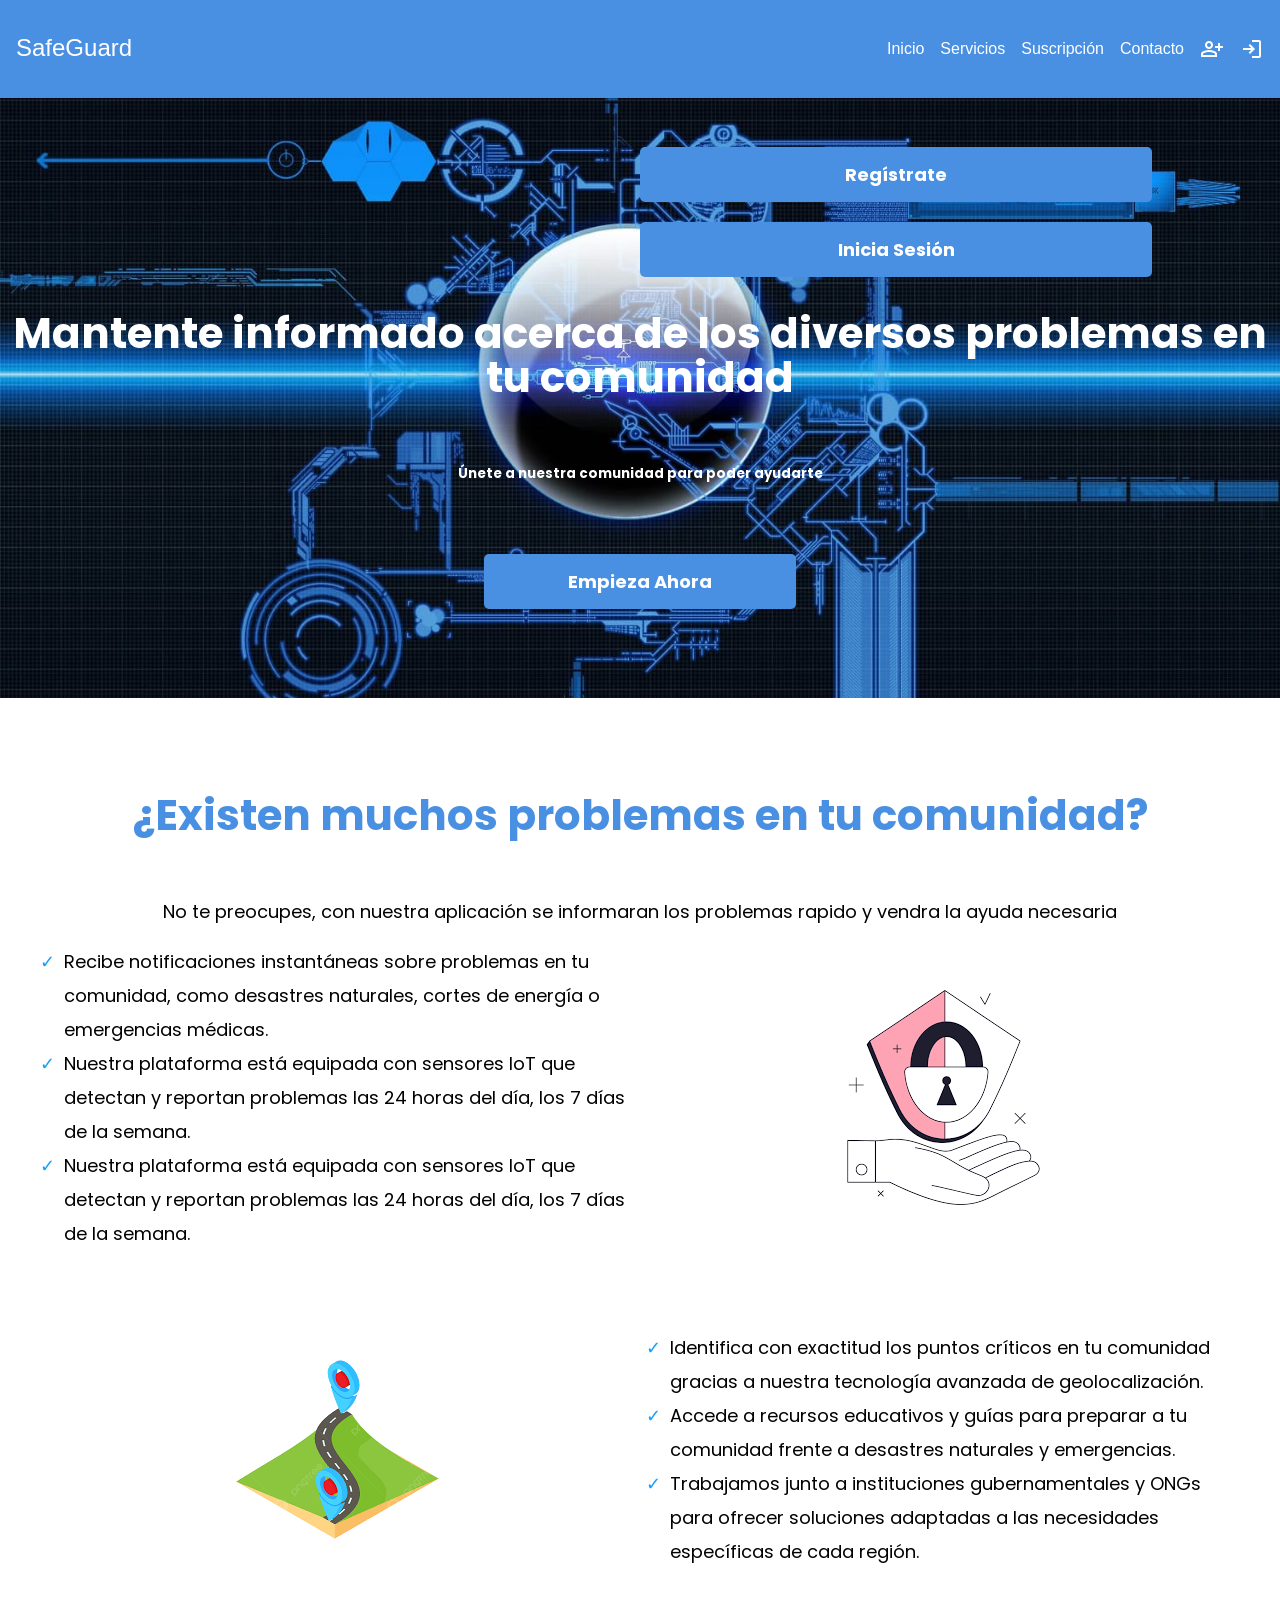
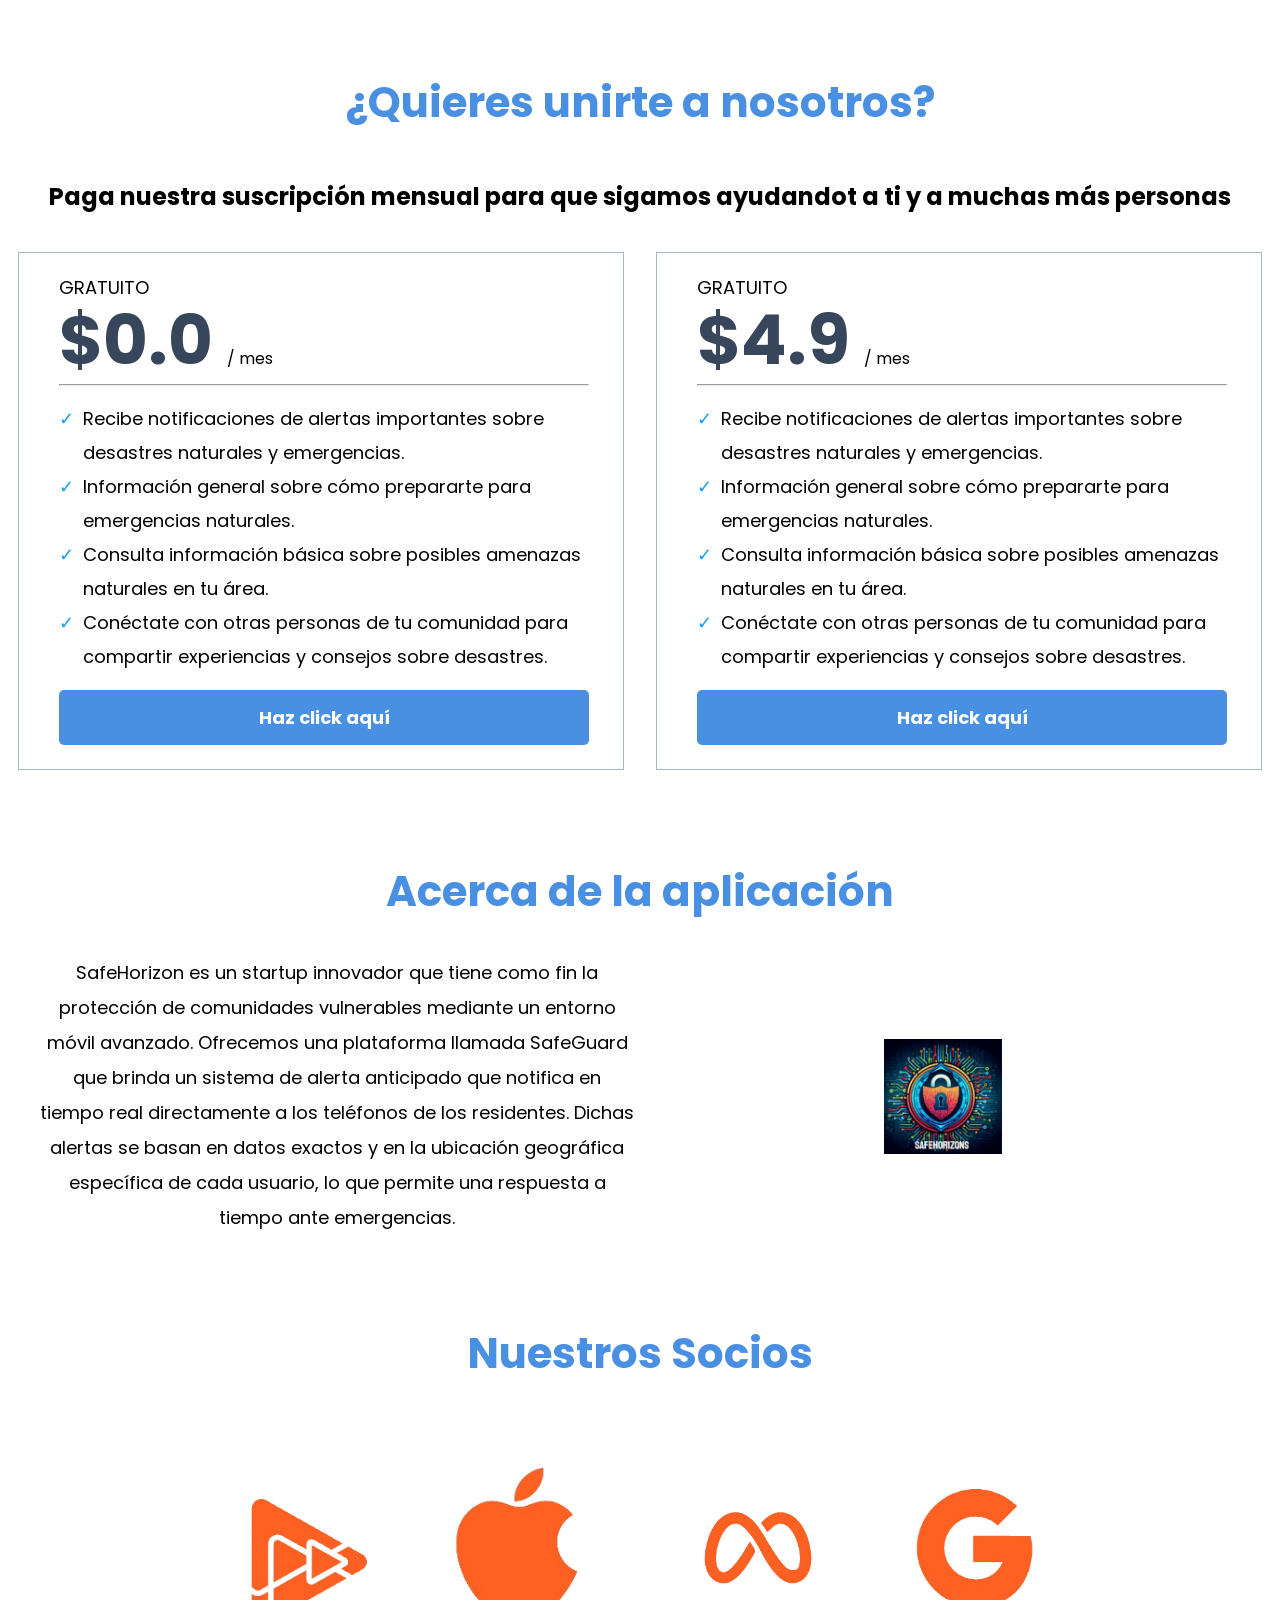
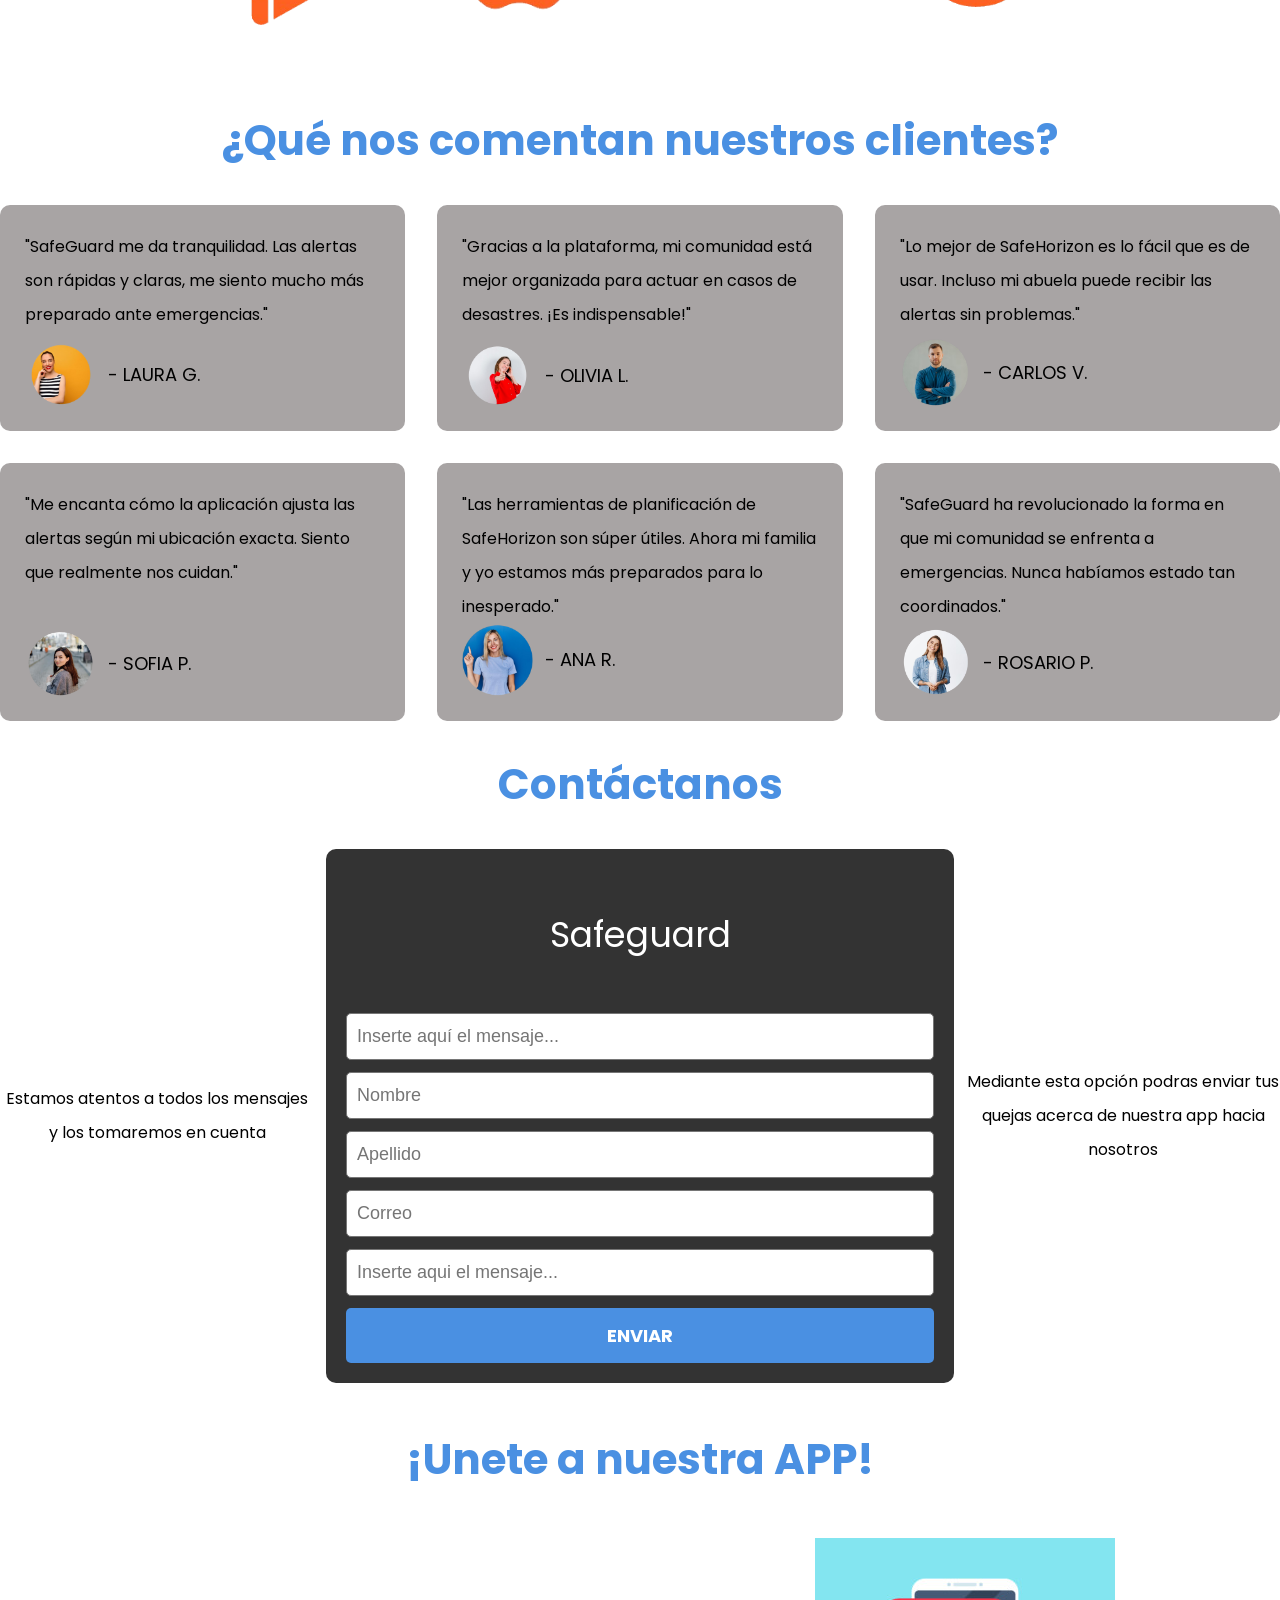
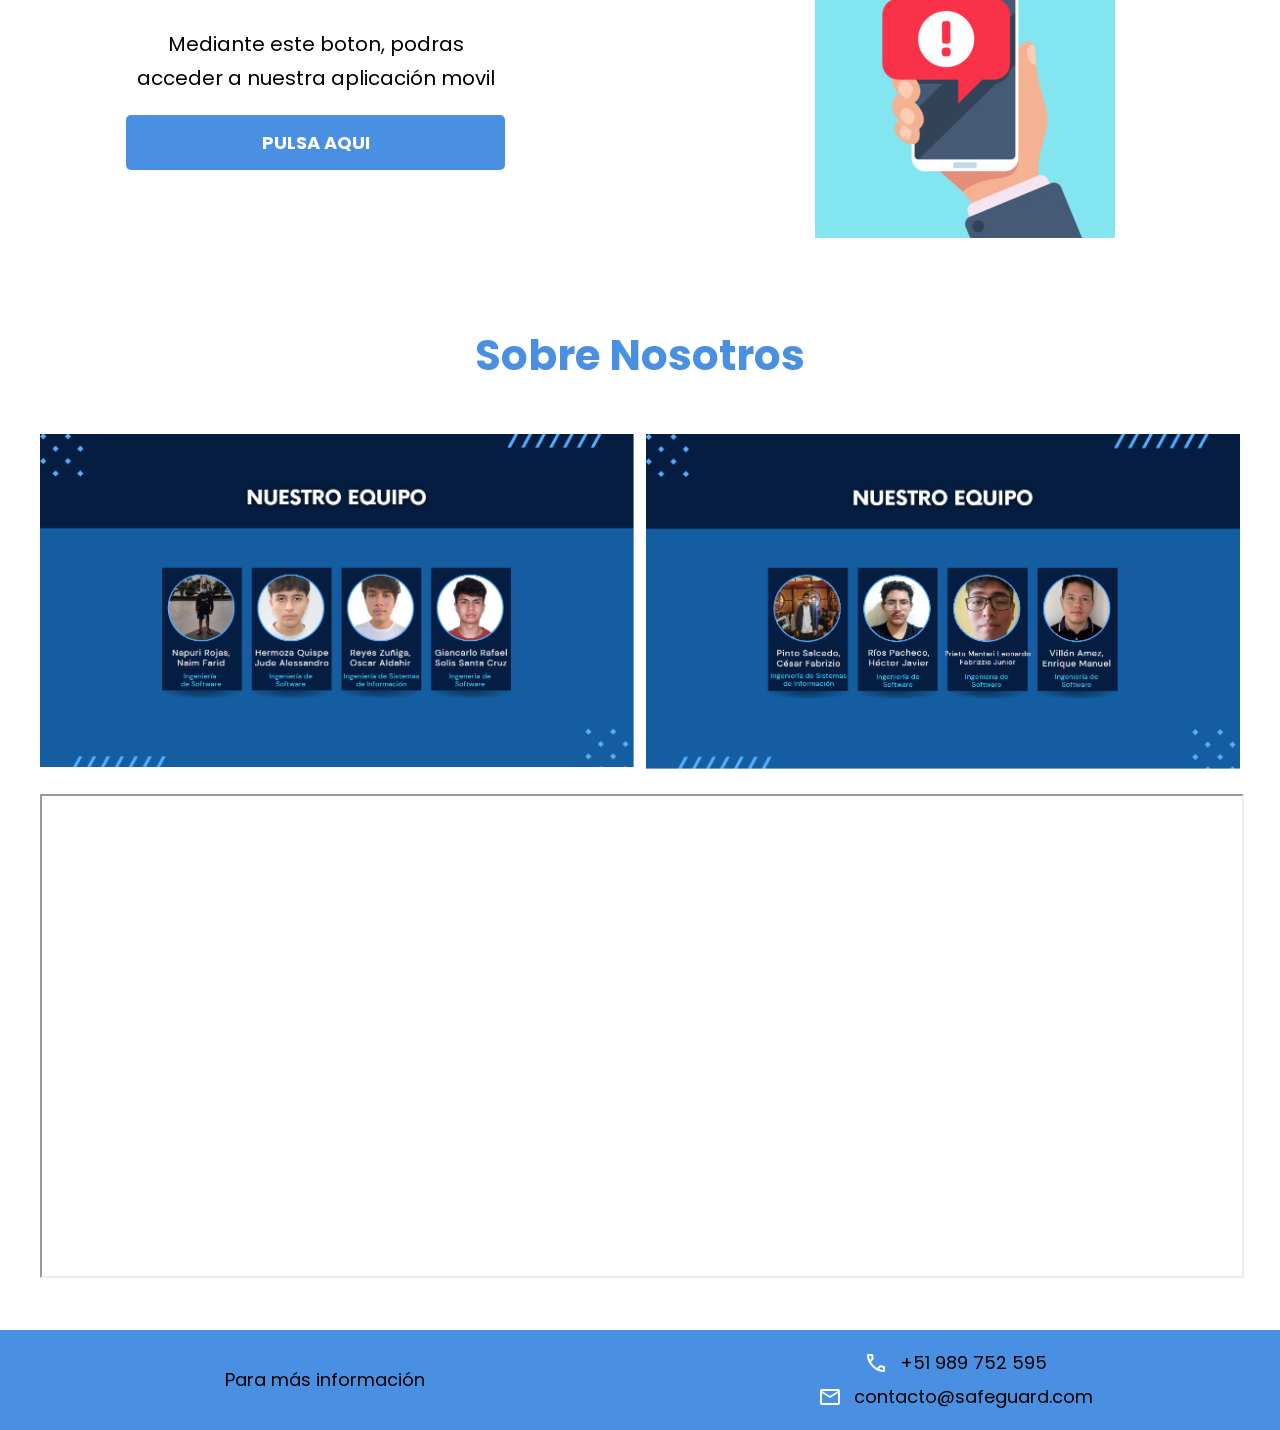
<file: index.html>
<!DOCTYPE html>
<html lang="en">
  <head>
    <meta charset="UTF-8" />
    <meta name="viewport" content="width=device-width, initial-scale=1.0" />
    <title>Safe Guard</title>
    <link rel="stylesheet" href="./css/styles.css" />
    <link rel="preconnect" href="https://fonts.googleapis.com" />
    <link rel="preconnect" href="https://fonts.gstatic.com" crossorigin />
    <link
      rel="stylesheet"
      href="https://fonts.googleapis.com/css2?family=Material+Symbols+Outlined:opsz,wght,FILL,GRAD@24,400,0,0&family=Material+Icons"
    />
    <link
      href="https://fonts.googleapis.com/css2?family=Poppins&display=swap"
      rel="stylesheet"
    />
  </head>
  <body id="content">
    <header>
      <nav class="flex justify-between align-center app-bar">
        <div class="logo">
          <a href="#">SafeGuard</a>
        </div>
        <ul class="nav-links">
          <li>
            <a href="#start">Inicio</a>
          </li>
          <li><a href="#services">Servicios</a></li>
          <li><a href="#suscription">Suscripción</a></li>
          <li>
            <a href="#contact"> Contacto</a>
          </li>
          <span class="material-symbols-outlined"> person_add </span>
          <span class="material-symbols-outlined"> login </span>
        </ul>
        <div class="nav-mobile">
          <span class="material-symbols-outlined"> menu </span>
        </div>
      </nav>
    </header>
    <main>
      <section class="banner" id="start">
        <div class="container-buttons">
            <button class="button-primary" onclick="loadPage('./register.html')" >Regístrate</button>
            <button class="button-primary"  onclick="loadPage('./login.html')">Inicia Sesión</button>
        </div>
        <h1 class="title" style="color: white">
          Mantente informado acerca de los diversos problemas en tu comunidad
        </h1>
        <h5 style="color: white">
          Únete a nuestra comunidad para poder ayudarte
        </h5>
        <div class="p-xxl">
          <button class="button-primary">Empieza Ahora</button>
        </div>
      </section>
      <section class="p-xxl">
        <h4 class="title">¿Existen muchos problemas en tu comunidad?</h4>
        <div class="text-center f-20">
          <span>
            No te preocupes, con nuestra aplicación se informaran los problemas
            rapido y vendra la ayuda necesaria</span
          >
        </div>
        <div class="grid-fr-auto align-center mb-xxl">
          <div>
            <ul>
              <li class="benefits">
                Recibe notificaciones instantáneas sobre problemas en tu
                comunidad, como desastres naturales, cortes de energía o
                emergencias médicas.
              </li>
              <li class="benefits">
                Nuestra plataforma está equipada con sensores IoT que detectan y
                reportan problemas las 24 horas del día, los 7 días de la
                semana.
              </li>
              <li class="benefits">
                Nuestra plataforma está equipada con sensores IoT que detectan y
                reportan problemas las 24 horas del día, los 7 días de la
                semana.
              </li>
            </ul>
          </div>
          <img src="assets/images/test-1.png"  class="m-auto" alt="" />
        </div>
        <div class="grid-fr-auto align-center">
          <img src="assets/images/test-2.png" class="m-auto" alt="" />
          <div>
            <ul>
              <li class="benefits">
                Identifica con exactitud los puntos críticos en tu comunidad
                gracias a nuestra tecnología avanzada de geolocalización.
              </li>
              <li class="benefits">
                Accede a recursos educativos y guías para preparar a tu
                comunidad frente a desastres naturales y emergencias.
              </li>
              <li class="benefits">
                Trabajamos junto a instituciones gubernamentales y ONGs para
                ofrecer soluciones adaptadas a las necesidades específicas de
                cada región.
              </li>
            </ul>
          </div>
        </div>
      </section>
      <section class="suscription__section" id="suscription">
        <h4 class="title">¿Quieres unirte a nosotros?</h4>
        <h2 class="text-center">
          Paga nuestra suscripción mensual para que sigamos ayudandot a ti y a
          muchas más personas
        </h5>
        <div class="container-suscriptions">
          <div class="card">
            <span>GRATUITO</span>
            <div>
              <span class="title-promotion"> <strong>$0.0 </strong> </span>/ mes
            </div>
            <hr />
            <div>
              <ul>
                <li class="benefits">
                  Recibe notificaciones de alertas importantes sobre desastres
                  naturales y emergencias.
                </li>
                <li class="benefits">
                  Información general sobre cómo prepararte para emergencias
                  naturales.
                </li>
                <li class="benefits">
                  Consulta información básica sobre posibles amenazas naturales
                  en tu área.
                </li>
                <li class="benefits">
                  Conéctate con otras personas de tu comunidad para compartir
                  experiencias y consejos sobre desastres.
                </li>
              </ul>
              <button class="button-primary">Haz click aquí</button>
            </div>
          </div>
          <div class="card">
            <span>GRATUITO</span>
            <div>
              <span class="title-promotion"> <strong>$4.9 </strong> </span>/ mes
            </div>
            <hr />
            <div>
              <ul>
                <li class="benefits">
                  Recibe notificaciones de alertas importantes sobre desastres
                  naturales y emergencias.
                </li>
                <li class="benefits">
                  Información general sobre cómo prepararte para emergencias
                  naturales.
                </li>
                <li class="benefits">
                  Consulta información básica sobre posibles amenazas naturales
                  en tu área.
                </li>
                <li class="benefits">
                  Conéctate con otras personas de tu comunidad para compartir
                  experiencias y consejos sobre desastres.
                </li>
              </ul>
              <button class="button-primary">Haz click aquí</button>
            </div>
          </div>
        </div>
      </section>
      <section class="p-xxl">
        <h3 class="title">Acerca de la aplicación</h3>
        <div class="grid-fr-auto align-center">
          <div class="text-center">
            <span>
              SafeHorizon es un startup innovador que tiene como fin la
              protección de comunidades vulnerables mediante un entorno móvil
              avanzado. Ofrecemos una plataforma llamada SafeGuard que brinda un
              sistema de alerta anticipado que notifica en tiempo real
              directamente a los teléfonos de los residentes. Dichas alertas se
              basan en datos exactos y en la ubicación geográfica específica de
              cada usuario, lo que permite una respuesta a tiempo ante
              emergencias.
            </span>
          </div>
            <img src="assets/images/safeguard.png" alt="safehorizons" style="width: 20%;"  class="m-auto" />
        </div>
      </section>
      <section class="our-bussiness__section">
        <h4 class="title">Nuestros Socios</h4>
        <div class="flex our-business__container">
          <img src="assets/images/icon1.png" style="width: 25%" alt="" />
          <img src="assets/images/icon2.png" style="width: 25%" alt="" />
          <img src="assets/images/icon3.png" style="width: 25%" alt="" />
          <img src="assets/images/icon4.png" style="width: 25%" alt="" />
        </div>
      </section>
      <section class="testimonials__section">
        <h3 class="title">¿Qué nos comentan nuestros clientes?</h3>
        <div id="testimonials" class="testimonials-container">
          <div class="card-testimonial gap-md">
            <div>
              "SafeGuard me da tranquilidad. Las alertas son rápidas y claras,
              me siento mucho más preparado ante emergencias."
            </div>
            <div class="flex align-center gap-md">
              <img src="assets/images/test1.png" style="width: 20%" alt="" />
              <span> - LAURA G. </span>
            </div>
          </div>
          <div class="card-testimonial">
            <div>
              "Gracias a la plataforma, mi comunidad está mejor organizada para
              actuar en casos de desastres. ¡Es indispensable!"
            </div>
            <div class="flex align-center gap-md">
              <img src="assets/images/test2.png" style="width: 20%" alt="" />
              <span> - OLIVIA L. </span>
            </div>
          </div>
          <div class="card-testimonial">
            <div>
              "Lo mejor de SafeHorizon es lo fácil que es de usar. Incluso mi
              abuela puede recibir las alertas sin problemas."
            </div>
            <div class="flex align-center gap-md">
              <img src="assets/images/test3.png" style="width: 20%" alt="" />
              <span> - CARLOS V. </span>
            </div>
          </div>
          <div class="card-testimonial">
            <div>
              "Me encanta cómo la aplicación ajusta las alertas según mi
              ubicación exacta. Siento que realmente nos cuidan."
            </div>
            <div class="flex align-center gap-md">
              <img src="assets/images/test4.png" style="width: 20%" alt="" />
              <span> - SOFIA P. </span>
            </div>
          </div>
          <div class="card-testimonial">
            <div>
              "Las herramientas de planificación de SafeHorizon son súper
              útiles. Ahora mi familia y yo estamos más preparados para lo
              inesperado."
            </div>
            <div class="flex align-center gap-md">
              <img src="assets/images/test5.png" style="width: 20%" alt="" />
              <span> - ANA R. </span>
            </div>
          </div>
          <div class="card-testimonial">
            <div>
              "SafeGuard ha revolucionado la forma en que mi comunidad se
              enfrenta a emergencias. Nunca habíamos estado tan coordinados."
            </div>
            <div class="flex align-center gap-md">
              <img src="assets/images/test6.png" style="width: 20%" alt="" />
              <span> - ROSARIO P. </span>
            </div>
          </div>
        </div>
      </section>
      <section class="complaint__section" id="contact">
        <h3 class="title">Contáctanos</h3>
        <div class="container__complaint">
          <div class="text-center">
            Estamos atentos a todos los mensajes y los tomaremos en cuenta
          </div>
          <div class="container-form">
            <h4 class="text-center sub-title">Safeguard</h4>
            <input placeholder="Inserte aquí el mensaje..." type="" />
            <div class="grid-fr-auto">
              <input type="text" id="nameInput" placeholder="Nombre" value="" />
              <input type="text" placeholder="Apellido" />
            </div>
            <input type="text" placeholder="Correo" />
            <input type="text" placeholder="Inserte aqui el mensaje..." />
            <button class="button-primary" onclick="onSubmit()">ENVIAR</button>
          </div>
          <div class="text-center">
            Mediante esta opción podras enviar tus quejas acerca de nuestra app
            hacia nosotros
          </div>
        </div>
      </section>
      <section class="join__section">
        <h4 class="title">¡Unete a nuestra APP!</h4>
        <div class="join__container">
          <div style="width: 60%; margin: auto">
            <p class="text-center" style="font-size: 20px">
              Mediante este boton, podras acceder a nuestra aplicación movil
            </p>
            <button class="button-primary">PULSA AQUI</button>
          </div>
          <img src="assets/images/our__app.jpg" alt="app_mobile" class="m-auto" />
        </div>
      </section>
      <section class="about__section p-xxl" id="our__section">
        <h4 class="title">Sobre Nosotros</h4>
        <div class="grid-fr-auto">
          <img src="./assets/images/1.png" width="100%" alt="" />
          <img src="./assets/images/2.png" width="100%" alt="" />
        </div>
        <div style="width: 100%; margin-top: 25px;">
          <iframe height="480" class="w-full"
          src="https://www.youtube.com/embed/8DhgUNFughI?start=2" 
          >
          </iframe>
        </div>
      </section>
    </main>
    <footer class="grid-fr-auto align-center ">
      <div class="text-center">
        <span> Para más información</span>
      </div>
      <div>
        <div class="flex align-center  gap-md justify-center">
          <span class="material-symbols-outlined"> call </span>
          <span> +51 989 752 595</span>
        </div>
        <div class="flex align-center gap-md justify-center">
          <span class="material-symbols-outlined"> mail </span>
          <span> contacto@safeguard.com</span>
        </div>
      </div>
    </footer>
    <script  defer src="index.js"></script>
  </body>
</html>
</file>
<file: css/styles.css>
body {
  margin: 0px;
  font-family: "Poppins", sans-serif;
  line-height: 34px;
  font-style: normal;
  display: grid;
  min-height: 100dvh;
  grid-template-rows: auto 1fr auto;
}

.flex {
  display: flex;
}

.col {
  flex-direction: column;
}
.justify-between {
  justify-content: space-between;
}

.align-center {
  align-items: center;
}

input {
  padding: 12px 0px;
  outline: none;
  text-indent: 10px;
  appearance: none;
  font-size: 18px;
  border-style: solid;
  border-width: 1px;
  background-color: rgb(255, 255, 255);
  border-radius: 5px;
}

.gap-xs {
  gap: 4px;
}
.gap-sm {
  gap: 8px;
}
.gap-md {
  gap: 12px;
}

.gap-lg {
  gap: 16px;
}

.gap-xl {
  gap: 22px;
}

header {
  background-color: #4a90e2;
  padding: 16px;
}

footer {
  background-color: #4a90e2;
  padding: 16px;
}

.app-bar .logo a {
  font-family: "Roboto", sans-serif;
  font-size: 24px;
  color: white;
  text-decoration: none;
}

.material-symbols-outlined {
  color: white;
}
.nav-links {
  list-style: none;
  display: flex;
  gap: 16px;
  align-items: center;
  @media (max-width: 768px) {
    display: none;
  }
}

.nav-links li a {
  color: white;
  font-family: "Roboto", sans-serif;
  text-decoration: none;
  display: flex;
  align-items: center;
}

.nav-links li a i.material-icons {
  margin-right: 4px;
}

.nav-links li a:hover {
  color: rgb(31, 78, 121);
}

ul {
  list-style-type: none;
  padding-left: 0;
}

.benefits {
  font-size: 18px;
  line-height: 34px;
  display: flex;
  align-items: flex-start;
}

.benefits::before {
  content: "✓";
  margin-right: 0.5em;
  color: rgb(20, 158, 252);
}

.banner {
  display: flex;
  justify-content: center;
  flex-direction: column;
  align-items: center;
  background-image: url("../assets/images/banner-landing.jpg");
  background-size: cover;
  background-position: center;
  background-repeat: no-repeat;
  height: 600px;
}

.button-primary {
  border-image: initial;
  text-align: center;
  cursor: pointer;
  opacity: 1;
  word-break: break-word;
  outline: none;
  transition: 0.3s;
  text-decoration: none;
  box-sizing: border-box;
  color: rgb(255, 255, 255);
  width: 100%;
  padding: 14px 84px;
  font-size: 18px;
  align-self: center;
  font-style: normal;
  background: rgb(74, 144, 226);
  font-weight: 700;
  border-color: rgb(1, 77, 130);
  border-style: none;
  border-width: 0px 0px 3px;
  border-radius: 5px;
  font-family: "Poppins";
}

.half {
  flex: 1;
  display: flex;
  justify-content: center;
  align-items: center;
}

.title {
  color: rgba(74, 144, 226, 1);
  font-weight: bold;
  font-size: 42px;
  line-height: 44px;
  text-align: center;
}

.p-xxl {
  padding: 40px;
}

span {
  font-size: 18px;
}

.card {
  border-color: rgb(163, 186, 198);
  padding: 18px 34px 24px 40px;
  border-style: solid;
  border-width: 1px;
  background-color: rgb(255, 255, 255);
}

.container-suscriptions {
  grid-template-columns: repeat(auto-fit, minmax(20rem, 1fr));
  display: grid;
  grid-gap: 2rem;
  padding: 18px;
}

.flex {
  display: flex;
}

.card-testimonial {
  background-color: rgb(168, 164, 164);
  padding: 25px;
  border-radius: 10px;
  display: flex;
  justify-content: space-between;
  flex-direction: column;
}

.testimonials-container {
  display: grid;
  grid-template-columns: repeat(auto-fit, minmax(20rem, 1fr));
  grid-gap: 2rem;
}

.title-promotion {
  color: rgba(55, 70, 90, 1);
  line-height: 69px;
  font-size: 68px;
}

.text-center {
  text-align: center;
}

.container-form {
  display: flex;
  flex-direction: column;
  background-color: rgb(51, 51, 51);
  padding: 20px;
  border-radius: 10px;
  gap: 12px;
}

.grid-fr-auto {
  display: grid;
  grid-template-columns: repeat(auto-fit, minmax(20rem, 1fr));
  gap: 12px;
}

.sub-title {
  color: rgba(255, 255, 255, 1);
  font-size: 35px;
  line-height: 38px;
  font-style: normal;
  font-weight: 400;
  word-break: break-word;
}

.container__complaint {
  display: grid;
  grid-template-columns: 0.5fr 1fr 0.5fr;
  gap: 12px;
  align-items: center;
  @media (max-width: 768px) {
    grid-template-columns: 1fr;
  }
}

.our-business__container {
  justify-content: center;
  width: 70%;
  align-items: center;
  margin: auto;
}

.img-our-business {
  width: 25%;
}

.join__container {
  display: grid;
  align-items: center;
  grid-template-columns: repeat(auto-fit, minmax(20rem, 1fr));
  gap: 18px;
}

.f-20 {
  font-size: 20px;
}

.nav-mobile {
  display: none;
  @media (max-width: 768px) {
    display: flex;
  }
}

.m-auto {
  margin: auto;
}

.mb-xxl {
  margin-bottom: 48px;
}

.justify-center {
  justify-content: center;
}

.container-register {
  background-image: url("../assets/images/banner-landing.jpg");
  height: 100vh;
}

.w-full {
  width: 100%;
}

.container-buttons {
  display: grid;
  align-items: center;
  grid-template-columns: repeat(auto-fit, minmax(20rem, 1fr));
  gap: 20px;
  margin-left: 40%;
  width: 40%;
}
</file>
